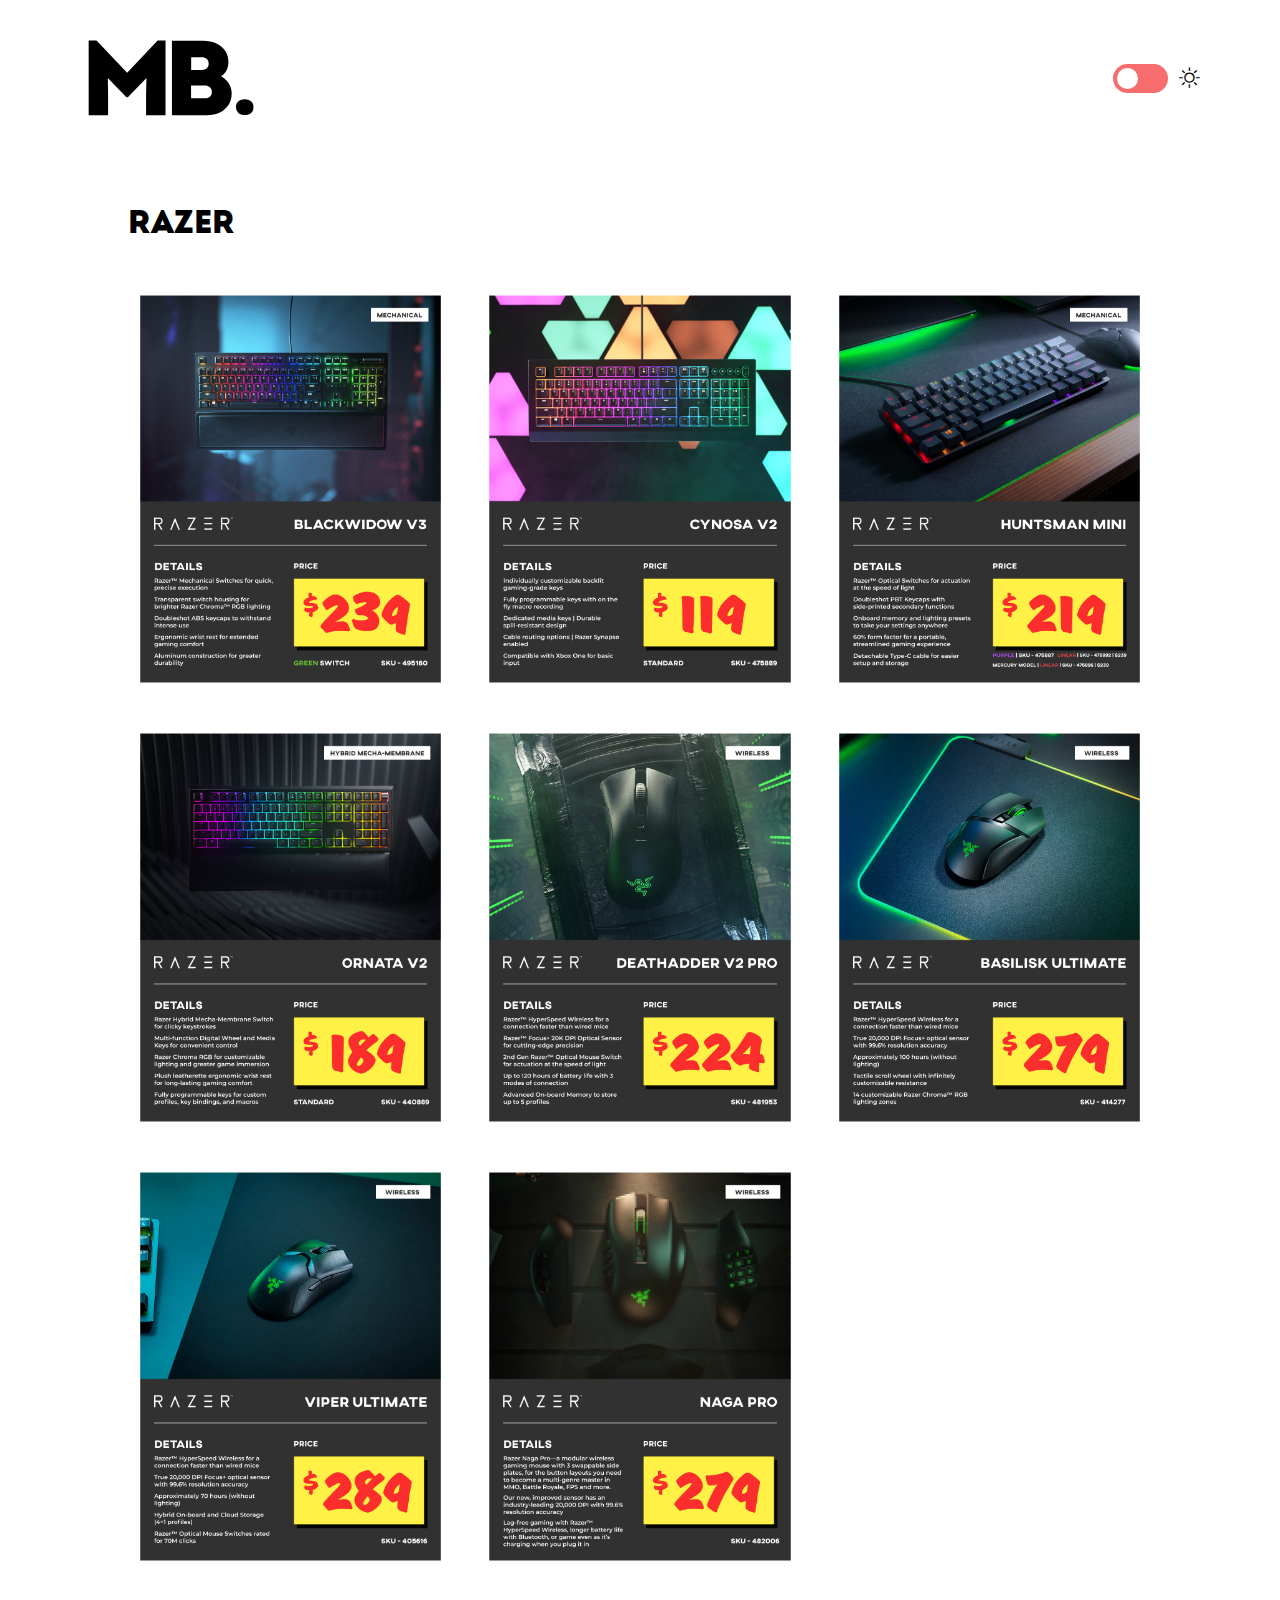
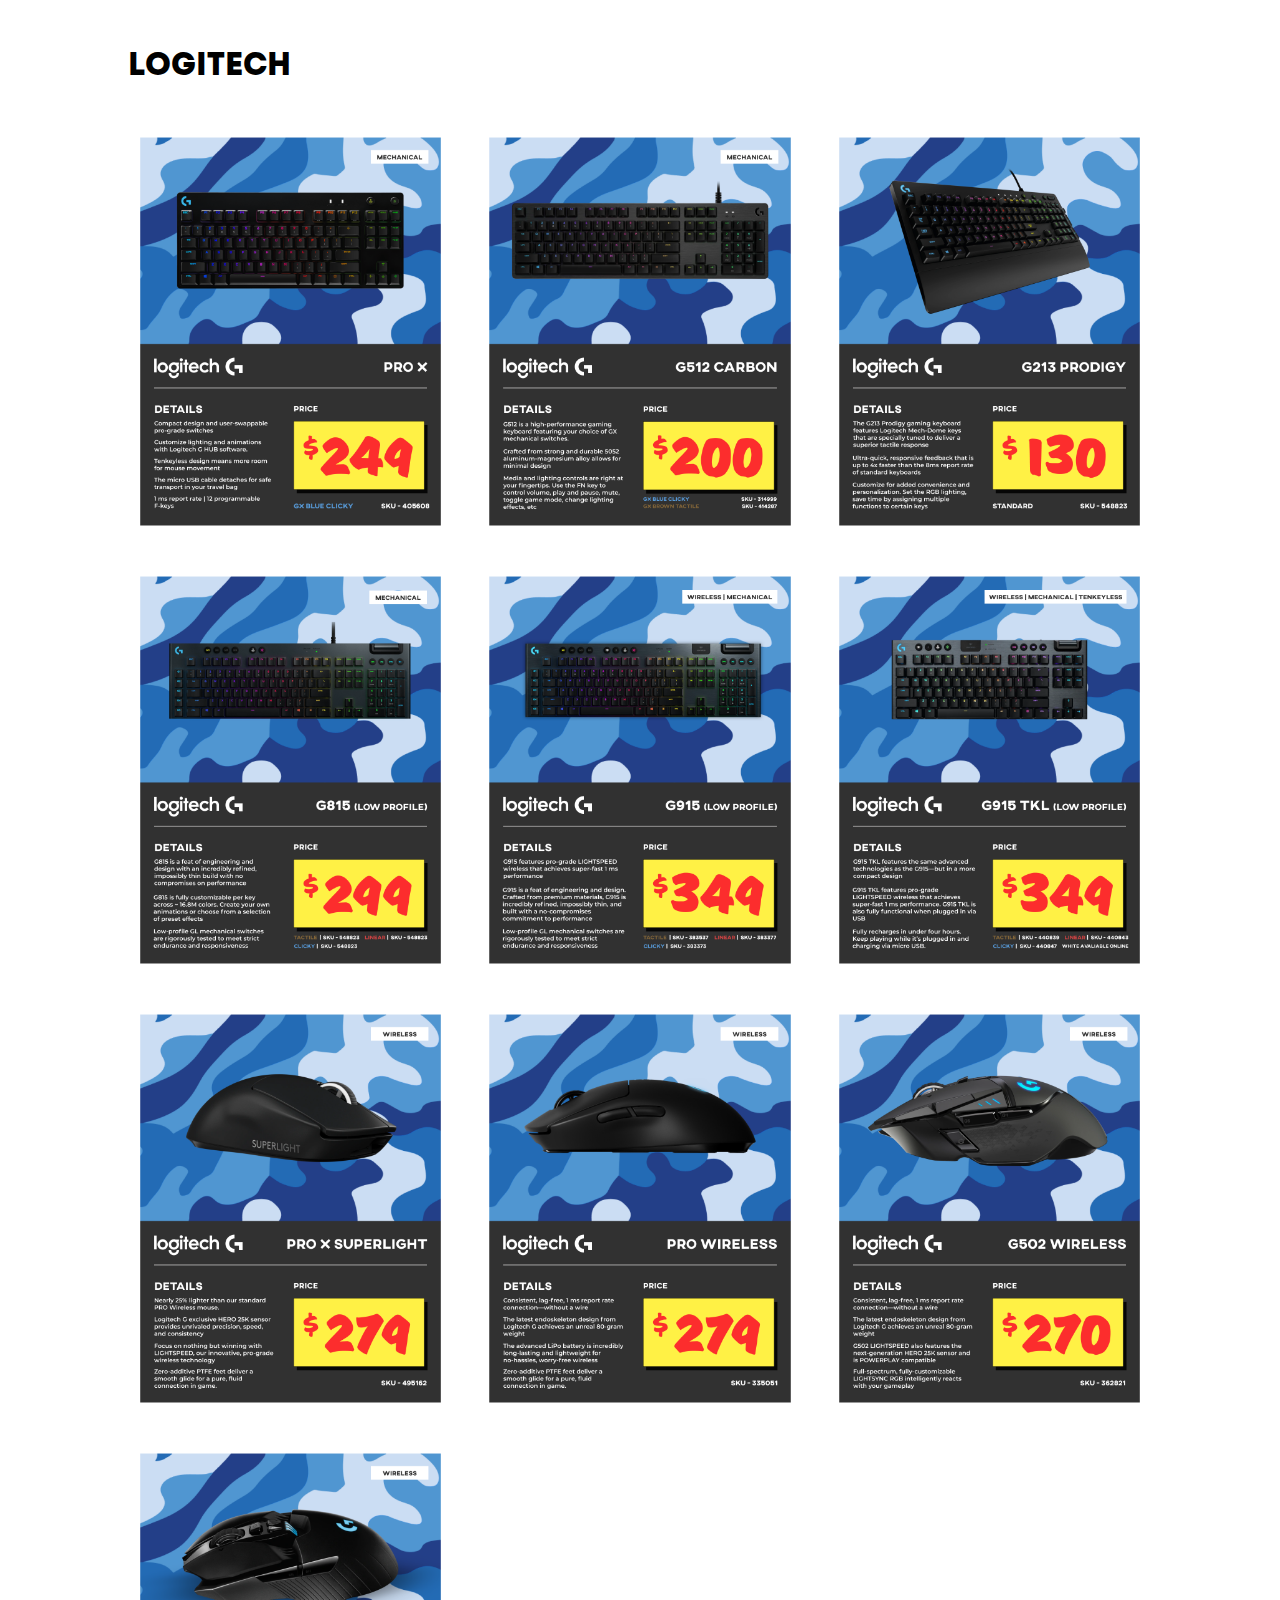
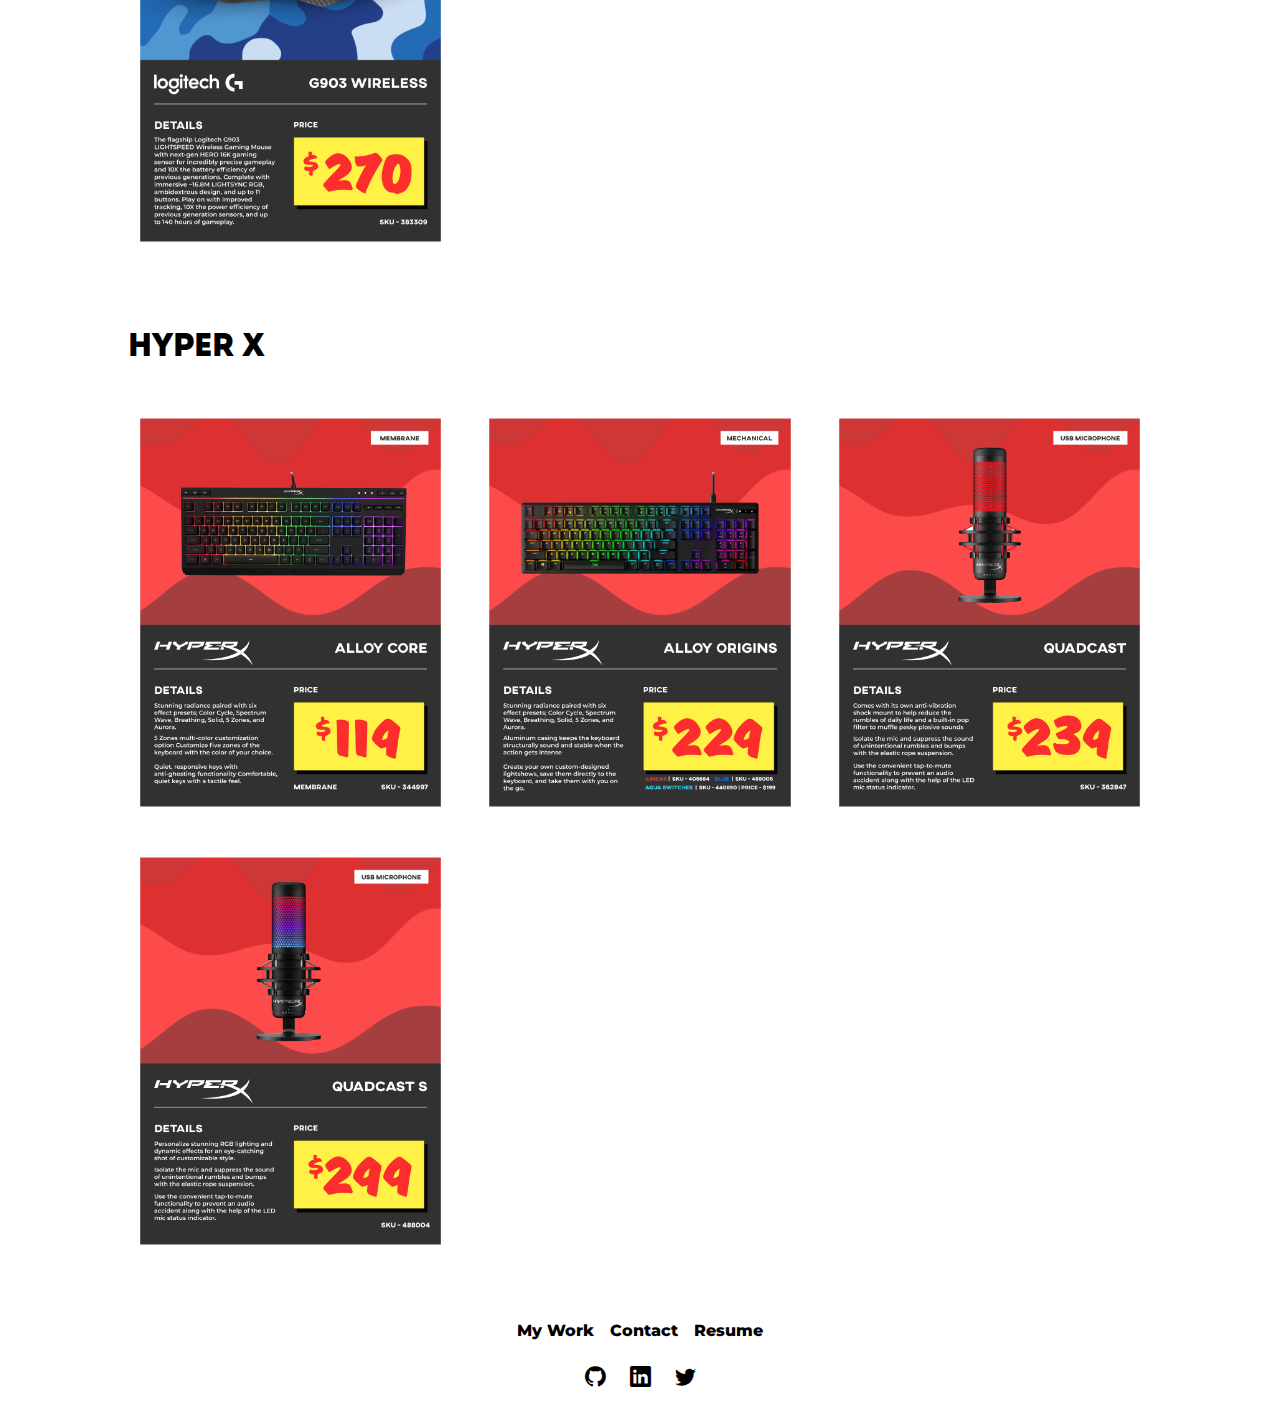
<file: public/posters.html>
<!DOCTYPE html>
<html lang="en">
<head>
    <meta charset="UTF-8">
    <meta http-equiv="X-UA-Compatible" content="IE=edge">
    <meta name="viewport" content="width=device-width, initial-scale=1.0">
    <link rel="stylesheet" href="/public/css/styles.css">
    <link href="https://fonts.googleapis.com/icon?family=Material+Icons" rel="stylesheet">
    <title>Gaming Posters | Mitchell Boumelhem</title>
</head>
<body>   
<div class="wrapper">

    <div class="menu-wrapper">

        <header class="main-nav">
            <svg class="nav-logo" xmlns="http://www.w3.org/2000/svg" xml:space="preserve" viewBox="0 0 176 92">
                <path
                    d="M84 8.4v73.3H64.9V61.5l.4-16.2L47 64h-1.4L27.3 45.3l.3 16.2v20.3H8.5V8.4h7.7L46.3 40l30-31.6H84zm62.2 42.1c1.8 3 2.8 6.2 2.8 9.9 0 4.2-1 7.9-3 11.1-2 3.2-4.9 5.7-8.6 7.5-3.7 1.8-7.9 2.7-12.6 2.7H90.3V8.5h30.8c4.9 0 9.2.9 12.9 2.7 3.8 1.8 6.7 4.3 8.7 7.5 2.1 3.2 3.1 6.9 3.1 11.1 0 2.8-.6 5.4-1.8 7.8-1.2 2.4-3 4.4-5.3 6.1 3.1 1.6 5.6 3.8 7.5 6.8zm-21.6-24c-1.2-1.1-2.9-1.7-5.2-1.7h-10.2v12.5h10.2c2.2 0 3.9-.6 5.2-1.7 1.2-1.1 1.8-2.6 1.8-4.6 0-1.9-.6-3.4-1.8-4.5zm3 37c1.3-1.1 1.9-2.6 1.9-4.6 0-1.9-.6-3.5-1.9-4.6-1.3-1.1-3.1-1.7-5.4-1.7h-13.1v12.5h13.1c2.3 0 4.1-.5 5.4-1.6zm28 16a7.19 7.19 0 0 1-2.4-5.7c0-2.4.8-4.2 2.4-5.7 1.6-1.4 3.7-2.1 6.2-2.1s4.6.7 6.2 2.1c1.6 1.4 2.4 3.3 2.4 5.7 0 2.4-.8 4.3-2.4 5.7-1.6 1.4-3.7 2.1-6.2 2.1s-4.6-.7-6.2-2.1zM8.5 45v.2"
                    class="st0" />
            </svg>
            <div class="nav-links">
                <button class="nav-btn" id="nav-btn">
                    <span class="nl nl-1"></span>
                    <span class="nl nl-2"></span>
                    <span class="nl nl-3"></span>
                </button>
                <ul class="nav-links-container mobile-links">
                    <li><a href="">my work</a></li>
                    <li><a href="">contact</a></li>
                    <li><a href="">resume</a></li>
                </ul>
            </div>

            <div class="toggle-btn">
              <label class="switch">
                  <input type="checkbox" id="checkbox">
                  <span class="slider round"></span>
              </label>
              <i class="bi bi-brightness-high"></i>
              <i class="bi bi-moon-stars"></i>
          </div>
        </header>

        <div id="posters">

            <section class="poster-row" id="razer">
                <h1>Razer</h1>
                    <ul class="img-gallery">
                        <li><img src="/img/Posters/Razer/Group 12.png" alt=""></li>
                        <li><img src="/img/Posters/Razer/Group 13.png" alt=""></li>
                        <li><img src="/img/Posters/Razer/Group 14.png" alt=""></li>
                        <li><img src="/img/Posters/Razer/Group 16.png" alt=""></li>
                        <li><img src="/img/Posters/Razer/Group 20.png" alt=""></li>
                        <li><img src="/img/Posters/Razer/Group 21.png" alt=""></li>
                        <li><img src="/img/Posters/Razer/Group 22.png" alt=""></li>
                        <li><img src="/img/Posters/Razer/Group 31.png" alt=""></li>
                    </ul>
            </section>

            <section class="poster-row" id="logitech">
                <h1>Logitech</h1>
                    <ul class="img-gallery">
                        <li><img src="/img/Posters/Logitech/Group 18.png" alt=""></li>
                        <li><img src="/img/Posters/Logitech/Group 19.png" alt=""></li>
                        <li><img src="/img/Posters/Logitech/Group 23.png" alt=""></li>
                        <li><img src="/img/Posters/Logitech/Group 24.png" alt=""></li>
                        <li><img src="/img/Posters/Logitech/Group 25.png" alt=""></li>
                        <li><img src="/img/Posters/Logitech/Group 26.png" alt=""></li>
                        <li><img src="/img/Posters/Logitech/Group 27.png" alt=""></li>
                        <li><img src="/img/Posters/Logitech/Group 28.png" alt=""></li>
                        <li><img src="/img/Posters/Logitech/Group 29.png" alt=""></li>
                        <li><img src="/img/Posters/Logitech/Group 30.png" alt=""></li>
                    </ul>
            </section>

            <section class="poster-row" id="hyperX">
                <h1>Hyper X</h1>
                    <ul class="img-gallery">
                        <li><img src="/img/Posters/HyperX/Alloy Core.png" alt=""></li>
                        <li><img src="/img/Posters/HyperX/Alloy red.png" alt=""></li>
                        <li><img src="/img/Posters/HyperX/Quadcast.png" alt=""></li>
                        <li><img src="/img/Posters/HyperX/Quadcast S.png" alt=""></li>
                    </ul>
            </section>

        </div>

    </div>


    <footer class="main-footer">
        <ul class="footer-nav">
            <li><a href="index.html#projects">my work</a></li>
            <li><a href="mailto:mitchellboumelhem@gmail.com">contact</a></li>
            <li><a href="/Mitchell Resume.pdf" target="_blank">resume</a></li>
        </ul>
        <ul class="footer-socials">
            <li><a href="https://github.com/M-TKK" target="_blank"><i class="bi bi-github"></i></a></li>
            <li><a href=""><i class="bi bi-linkedin"></i></a></li>
            <li><a href=""><i class="bi bi-twitter"></i></a></li>
        </ul>
    </footer>










</div>
<script src="/public/js/main.js"></script>
</body>
</html>
</file>
<file: public/css/styles.css>
@import url("https://cdn.jsdelivr.net/npm/bootstrap-icons@1.6.1/font/bootstrap-icons.css");
@import url("https://fonts.googleapis.com/css2?family=Roboto:wght@400;500;700;900&display=swap");
@import url("https://fonts.googleapis.com/css2?family=Montserrat:wght@400;500;600;700;800;900&display=swap");
@font-face {
  font-family: intro;
  src: url(/fonts/IntroDemo-BlackCAPS.ttf);
}

@keyframes leftRight {
  from {
    transform: translateX(0);
  }
  to {
    transform: translateX(-50%);
  }
}

html {
  scroll-behavior: smooth;
}

* {
  box-sizing: border-box;
}

* a {
  text-decoration: none;
}

body {
  box-sizing: border-box;
  margin: 0;
  padding: 0;
  background: transparent;
  overflow-x: hidden;
}

.dark-mode .main-nav, .dark-mode .main-footer, .dark-mode .main-title, .dark-mode #projects, .dark-mode #posters, .dark-mode .menu-wrapper {
  background: #424242 !important;
}

.dark-mode h1, .dark-mode h2, .dark-mode h3, .dark-mode h4, .dark-mode p, .dark-mode .nav-logo, .dark-mode li, .dark-mode i, .dark-mode a {
  color: #fff !important;
  fill: #fff !important;
}

.open-wrapper {
  transform: translateX(-65%);
}

.menu-wrapper {
  transition: transform 500ms ease;
  background: #fff;
}

.main-nav {
  display: flex;
  justify-content: space-between;
  align-items: center;
  padding: 1.5em;
  background: #fff;
  transition: background 300ms ease;
}

.main-nav .nav-logo {
  width: 16%;
  cursor: pointer;
}

.main-nav .nav-btn {
  display: none;
  gap: .38em;
  width: 9vw;
  padding: 0;
  background: none;
  border: none;
  cursor: pointer;
}

.main-nav .nav-btn .nl {
  width: 100%;
  height: 2px;
  justify-self: right;
  background: #000;
}

.main-nav .nav-btn .nl-2 {
  width: 80%;
}

.main-nav .nav-btn .nl-3 {
  width: 60%;
}

.main-nav .mobile-links {
  display: none;
  flex-direction: column;
  justify-content: center;
  list-style: none;
  margin: 0;
  padding: 0;
  right: -16em;
  top: 0;
  position: absolute;
  text-align: right;
  font-family: intro;
  height: 100vh;
}

.main-nav .mobile-links li {
  font-size: 2.5em;
  padding: 0 0 1em 0;
}

.main-nav .mobile-links li a {
  color: #000;
  transition: color 200ms ease;
}

.main-nav .mobile-links li a:hover {
  color: #fff;
}

.main-nav .toggle-btn {
  display: flex;
  gap: .7em;
  align-items: center;
  position: relative;
}

.main-nav .toggle-btn i {
  font-size: 1.3em;
  font-weight: bolder;
}

.main-nav .toggle-btn .bi-moon-stars {
  position: absolute;
  right: 0;
  transform: translateY(-200%);
  transition: transform 500ms ease, opacity 500ms ease;
  opacity: 0;
}

.main-nav .toggle-btn .bi-brightness-high {
  transition: transform 500ms ease, opacity 500ms ease;
}

.main-nav .switch {
  position: relative;
  display: inline-block;
  width: 55px;
  height: 29px;
}

.main-nav .switch input {
  opacity: 0;
  width: 0;
  height: 0;
}

.main-nav .switch input:checked + .slider {
  background: #5e5e5e;
}

.main-nav .switch input:checked + .slider::before {
  transform: translateX(26px);
}

.main-nav .switch input:focus + .slider {
  box-shadow: 0 0 1px none;
}

.main-nav .switch .slider {
  position: absolute;
  cursor: pointer;
  top: 0;
  left: 0;
  right: 0;
  bottom: 0;
  background: #F76D6D;
  transition: .4s;
}

.main-nav .switch .slider::before {
  position: absolute;
  content: '';
  height: 21px;
  width: 21px;
  left: 4px;
  bottom: 4px;
  background: #fff;
  transition: .4s;
}

.main-nav .switch .round {
  border-radius: 29px;
}

.main-nav .switch .round::before {
  border-radius: 50%;
}

.main-title {
  padding: 1.5em;
  background: #fff;
  transition: background 300ms ease;
}

.main-title .title-img {
  width: 45%;
  margin: 0 auto;
}

.main-title .title-img img {
  width: 100%;
  border-radius: 50%;
  object-fit: cover;
}

.main-title .title-text {
  display: flex;
  flex-direction: column;
  gap: .4em;
  text-align: center;
  font-weight: 400;
  line-height: 1.4;
  margin: 1em 0 0 0;
  font-family: "Montserrat", sans-serif;
  justify-content: center;
}

.main-title .title-text h2, .main-title .title-text h4, .main-title .title-text p {
  margin: 0;
}

.main-title .title-text p {
  margin: .5em  0;
  font-size: .9em;
}

.main-title .title-text h2 {
  font-family: intro;
}

.main-title .title-text .contact-line {
  font-family: "Montserrat", sans-serif;
  text-transform: capitalize;
  font-weight: 700;
  margin: 0 0 1.5em 0;
}

.main-title .title-text .contact-line a {
  font-family: "Montserrat", sans-serif;
  text-transform: none;
  font-weight: 500;
  position: relative;
  color: #5e5e5e;
}

.main-title .title-text .contact-line a::after {
  content: '';
  width: 100%;
  height: 2px;
  background: #F76D6D;
  position: absolute;
  bottom: -.2em;
  left: 0;
}

.main-title .title-text .resume-btn {
  position: relative;
  background: #5e5e5e;
  padding: 1em;
  font-size: .8em;
  font-family: "Montserrat", sans-serif;
  font-weight: 700;
  text-transform: uppercase;
  transition: background 500ms ease;
  align-self: center;
  border: none;
}

.main-title .title-text .resume-btn a {
  color: #fff;
}

.main-title .title-text .resume-btn:hover {
  background: #F76D6D;
}

#projects {
  padding: 1.5em;
  background: #fff;
  transition: background 300ms ease;
}

#projects .project-heading {
  text-align: center;
  font-family: intro;
}

#projects .project-heading h1 {
  margin: 0 0 1em 0;
}

#projects .projects-wrapper {
  display: grid;
  list-style-type: none;
  margin: 0;
  padding: 0;
  position: relative;
  gap: 1.5em;
}

#projects .projects-wrapper .project-box {
  position: relative;
}

#projects .projects-wrapper .project-box .project-img img {
  width: 100%;
}

#projects .projects-wrapper .project-box .project-title {
  position: absolute;
  bottom: 0;
  padding: 1.5em;
  display: flex;
  justify-content: space-between;
  width: 100%;
}

#projects .projects-wrapper .project-box .project-title h3 {
  margin: 0;
  font-family: intro;
  color: #fff;
}

#projects .projects-wrapper .project-box .project-title .project-links {
  display: flex;
  list-style: none;
  gap: 1em;
}

#projects .projects-wrapper .project-box .project-title .project-links a {
  color: #fff;
}

#posters {
  padding: 1.5em;
  transition: background 300ms ease;
}

#posters .poster-row {
  display: flex;
  flex-direction: column;
}

#posters .poster-row h1 {
  text-align: center;
  padding: 0 0 .6em 0;
  font-family: intro;
  font-size: 2em;
}

#posters .poster-row img {
  width: 100%;
}

#posters .poster-row .img-gallery {
  display: grid;
  grid-template-columns: repeat(auto, 1fr);
  list-style: none;
  margin: 0;
  padding: 0;
  gap: 1.5em;
}

.main-footer {
  background: #fff;
  display: flex;
  flex-direction: column;
  justify-content: center;
  align-items: center;
  padding: 1.5em;
  transition: background 300ms ease;
}

.main-footer ul {
  list-style: none;
  margin: 0;
  padding: .8em 0;
  display: flex;
  gap: 1em;
}

.main-footer .footer-nav {
  font-family: "Montserrat", sans-serif;
  font-weight: 800;
}

.main-footer .footer-nav a {
  color: #000;
  text-transform: capitalize;
  transition: color 200ms ease;
}

.main-footer .footer-nav a:hover {
  color: #F76D6D;
}

.main-footer .footer-socials {
  gap: 1.5em;
}

.main-footer .footer-socials a {
  color: #000;
  font-size: 1.3em;
  transition: color 200ms ease;
}

.main-footer .footer-socials a:hover {
  color: #F76D6D;
}

@media screen and (min-width: 1200px) {
  .open-wrapper {
    transform: translateX(-25%);
  }
  .main-nav {
    display: flex;
    justify-content: space-between;
    align-items: center;
    padding: 2em 5em;
  }
  .main-title {
    height: calc(100vh - 88px);
    display: flex;
    padding: 0 9em;
    gap: 3em;
    align-content: center;
    align-items: center;
    justify-content: center;
  }
  .main-title .title-img {
    flex-basis: 51%;
    width: 100%;
    margin: 0 0 2em 0;
  }
  .main-title .title-img img {
    width: 100%;
  }
  .main-title .title-text {
    display: flex;
    flex-direction: column;
    gap: .1em;
    text-align: left;
    font-weight: 400;
    line-height: 1.4;
    margin: 0 0 auto;
    font-family: "Montserrat", sans-serif;
    width: 70%;
    margin: 0 0 2em 0;
  }
  .main-title .title-text h2, .main-title .title-text h4, .main-title .title-text p {
    margin: 0;
  }
  .main-title .title-text h4 {
    font-size: 1.2em;
  }
  .main-title .title-text p {
    margin: .5em 0;
    font-size: 1em;
  }
  .main-title .title-text h2 {
    font-family: intro;
    font-size: 2.9em;
  }
  .main-title .title-text .resume-btn {
    align-self: flex-start;
  }
  #projects {
    padding: 1.5em 8em;
  }
  #projects .project-heading {
    text-align: left;
    font-family: intro;
  }
  #projects .project-heading h1 {
    margin: 0 0 1em 0;
  }
  #projects .projects-wrapper {
    display: grid;
    list-style-type: none;
    margin: 0;
    padding: 0;
    position: relative;
    gap: 1.5em;
    grid-template-columns: repeat(3, 1fr);
  }
  #projects .projects-wrapper .project-box {
    position: relative;
  }
  #projects .projects-wrapper .project-box .project-img img {
    width: 100%;
  }
  #projects .projects-wrapper .project-box .project-title {
    position: absolute;
    bottom: 0;
  }
  #projects .projects-wrapper .project-box .project-title h3 {
    margin: 0;
  }
  #posters {
    display: flex;
    flex-direction: column;
    gap: 3em;
    padding: 1.5em 8em;
  }
  #posters .poster-row {
    display: flex;
    flex-direction: column;
  }
  #posters .poster-row h1 {
    text-align: left;
    padding: 0 0 .6em 0;
    font-family: intro;
    font-size: 2em;
  }
  #posters .poster-row img {
    width: 100%;
  }
  #posters .poster-row .img-gallery {
    display: grid;
    grid-template-columns: repeat(3, 1fr);
    list-style: none;
    margin: 0;
    padding: 0;
    gap: 1.5em;
  }
  .main-footer {
    background: #fff;
    display: flex;
    flex-direction: column;
    justify-content: center;
    align-items: center;
    padding: 1.5em;
  }
  .main-footer ul {
    list-style: none;
    margin: 0;
    padding: .8em 0;
    display: flex;
    gap: 1em;
  }
  .main-footer .footer-nav {
    font-family: "Montserrat", sans-serif;
    font-weight: 800;
  }
  .main-footer .footer-nav a {
    color: #000;
    text-transform: capitalize;
    transition: color 200ms ease;
  }
  .main-footer .footer-nav a:hover {
    color: #F76D6D;
  }
  .main-footer .footer-socials {
    gap: 1.5em;
  }
  .main-footer .footer-socials a {
    color: #000;
    font-size: 1.3em;
    transition: color 200ms ease;
  }
  .main-footer .footer-socials a:hover {
    color: #F76D6D;
  }
}

@media screen and (min-width: 1510px) {
  .open-wrapper {
    transform: translateX(-25%);
  }
  .main-nav {
    display: flex;
    justify-content: space-between;
    align-items: center;
    padding: 2em 5em;
  }
  .main-title {
    height: calc(100vh - 88px);
    display: flex;
    padding: 0 9em;
    gap: 3em;
    align-content: center;
    align-items: center;
    justify-content: center;
  }
  .main-title .title-img {
    flex-basis: 47%;
    width: 100%;
    margin: 0 0 2em 0;
  }
  .main-title .title-img img {
    width: 100%;
  }
  .main-title .title-text {
    display: flex;
    flex-direction: column;
    gap: .1em;
    text-align: left;
    font-weight: 400;
    line-height: 1.4;
    margin: 0 0 auto;
    font-family: "Montserrat", sans-serif;
    width: 70%;
    margin: 0 0 2em 0;
  }
  .main-title .title-text h2, .main-title .title-text h4, .main-title .title-text p {
    margin: 0;
  }
  .main-title .title-text h4 {
    font-size: 1.2em;
  }
  .main-title .title-text p {
    margin: .5em 0;
    font-size: 1.1em;
  }
  .main-title .title-text h2 {
    font-family: intro;
    font-size: 3.2em;
  }
  #projects {
    padding: 1.5em 8em;
  }
  #projects .project-heading {
    text-align: left;
    font-family: intro;
  }
  #projects .project-heading h1 {
    margin: 0 0 1em 0;
  }
  #projects .projects-wrapper {
    display: grid;
    list-style-type: none;
    margin: 0;
    padding: 0;
    position: relative;
    gap: 1.5em;
    grid-template-columns: repeat(3, 1fr);
  }
  #projects .projects-wrapper .project-box {
    position: relative;
  }
  #projects .projects-wrapper .project-box .project-img img {
    width: 100%;
  }
  #projects .projects-wrapper .project-box .project-title {
    position: absolute;
    bottom: 0;
  }
  #projects .projects-wrapper .project-box .project-title h3 {
    margin: 0;
  }
  .main-footer {
    background: #fff;
    display: flex;
    flex-direction: column;
    justify-content: center;
    align-items: center;
    padding: 1.5em;
  }
  .main-footer ul {
    list-style: none;
    margin: 0;
    padding: .8em 0;
    display: flex;
    gap: 1em;
  }
  .main-footer .footer-nav {
    font-family: "Montserrat", sans-serif;
    font-weight: 800;
  }
  .main-footer .footer-nav a {
    color: #000;
    text-transform: capitalize;
    transition: color 200ms ease;
  }
  .main-footer .footer-nav a:hover {
    color: #F76D6D;
  }
  .main-footer .footer-socials {
    gap: 1.5em;
  }
  .main-footer .footer-socials a {
    color: #000;
    font-size: 1.3em;
    transition: color 200ms ease;
  }
  .main-footer .footer-socials a:hover {
    color: #F76D6D;
  }
}

@media screen and (min-width: 1630px) {
  .open-wrapper {
    transform: translateX(-25%);
  }
  .main-nav {
    display: flex;
    justify-content: space-between;
    align-items: center;
    padding: 2em 5em;
  }
  .main-title {
    height: calc(100vh - 88px);
    display: flex;
    padding: 0 12em;
    gap: 4em;
    align-content: center;
    align-items: center;
    justify-content: center;
  }
  .main-title .title-img {
    flex-basis: 45%;
    width: 100%;
    margin: 0 0 2em 0;
  }
  .main-title .title-img img {
    width: 100%;
  }
  .main-title .title-text {
    display: flex;
    flex-direction: column;
    gap: .1em;
    text-align: left;
    font-weight: 400;
    line-height: 1.4;
    margin: 0 0 auto;
    font-family: "Montserrat", sans-serif;
    width: 70%;
    margin: 0 0 2em 0;
  }
  .main-title .title-text h2, .main-title .title-text h4, .main-title .title-text p {
    margin: 0;
  }
  .main-title .title-text h4 {
    font-size: 1.2em;
  }
  .main-title .title-text p {
    margin: .5em 0;
    font-size: 1.2em;
  }
  .main-title .title-text h2 {
    font-family: intro;
    font-size: 3.5em;
  }
  #projects {
    padding: 1.5em 12em;
  }
  #projects .project-heading {
    text-align: left;
    font-family: intro;
  }
  #projects .project-heading h1 {
    margin: 0 0 1em 0;
    font-size: 2.5em;
  }
  #projects .projects-wrapper {
    display: grid;
    list-style-type: none;
    margin: 0;
    padding: 0;
    position: relative;
    gap: 1.5em;
    grid-template-columns: repeat(3, 1fr);
  }
  #projects .projects-wrapper .project-box {
    position: relative;
  }
  #projects .projects-wrapper .project-box .project-img img {
    width: 100%;
  }
  #projects .projects-wrapper .project-box .project-title {
    position: absolute;
    bottom: 0;
  }
  #projects .projects-wrapper .project-box .project-title h3 {
    margin: 0;
  }
  .main-footer {
    background: #fff;
    display: flex;
    flex-direction: column;
    justify-content: center;
    align-items: center;
    padding: 1.5em;
  }
  .main-footer ul {
    list-style: none;
    margin: 0;
    padding: .8em 0;
    display: flex;
    gap: 1em;
  }
  .main-footer .footer-nav {
    font-family: "Montserrat", sans-serif;
    font-weight: 800;
  }
  .main-footer .footer-nav a {
    color: #000;
    text-transform: capitalize;
    transition: color 200ms ease;
  }
  .main-footer .footer-nav a:hover {
    color: #F76D6D;
  }
  .main-footer .footer-socials {
    gap: 1.5em;
  }
  .main-footer .footer-socials a {
    color: #000;
    font-size: 1.3em;
    transition: color 200ms ease;
  }
  .main-footer .footer-socials a:hover {
    color: #F76D6D;
  }
}

@media screen and (min-width: 1900px) {
  .open-wrapper {
    transform: translateX(-25%);
  }
  .main-nav {
    display: flex;
    justify-content: space-between;
    align-items: center;
    padding: 2em 5em;
  }
  .main-nav .nav-logo {
    width: 20%;
  }
  .main-title {
    height: calc(100vh - 88px);
    display: flex;
    padding: 0 15em;
    gap: 4em;
    align-content: center;
    align-items: center;
    justify-content: center;
  }
  .main-title .title-img {
    flex-basis: 35%;
    width: 100%;
    margin: 0 0 2em 0;
  }
  .main-title .title-img img {
    width: 100%;
  }
  .main-title .title-text {
    display: flex;
    flex-direction: column;
    gap: .1em;
    text-align: left;
    font-weight: 400;
    line-height: 1.4;
    margin: 0 0 auto;
    font-family: "Montserrat", sans-serif;
    width: 50%;
    margin: 0 0 2em 0;
  }
  .main-title .title-text h2, .main-title .title-text h4, .main-title .title-text p {
    margin: 0;
  }
  .main-title .title-text h4 {
    font-size: 1.2em;
  }
  .main-title .title-text p {
    margin: .5em 0;
    font-size: 1.3em;
  }
  .main-title .title-text h2 {
    font-family: intro;
    font-size: 3.7em;
  }
  #projects {
    padding: 1.5em 12em;
  }
  #projects .project-heading {
    text-align: left;
    font-family: intro;
  }
  #projects .project-heading h1 {
    margin: 0 0 1em 0;
    font-size: 2.5em;
  }
  #projects .projects-wrapper {
    display: grid;
    list-style-type: none;
    margin: 0;
    padding: 0;
    position: relative;
    gap: 1.5em;
    grid-template-columns: repeat(3, 1fr);
  }
  #projects .projects-wrapper .project-box {
    position: relative;
  }
  #projects .projects-wrapper .project-box .project-img img {
    width: 100%;
  }
  #projects .projects-wrapper .project-box .project-title {
    position: absolute;
    bottom: 0;
  }
  #projects .projects-wrapper .project-box .project-title h3 {
    margin: 0;
  }
  .main-footer {
    background: #fff;
    display: flex;
    flex-direction: row;
    justify-content: space-between;
    align-items: center;
    padding: 3em 10em;
  }
  .main-footer ul {
    list-style: none;
    margin: 0;
    padding: .8em 0;
    display: flex;
    gap: 1.5em;
  }
  .main-footer .footer-nav {
    font-family: "Montserrat", sans-serif;
    font-weight: 800;
  }
  .main-footer .footer-nav a {
    color: #000;
    text-transform: capitalize;
    transition: color 200ms ease;
    font-size: 1.2em;
  }
  .main-footer .footer-nav a:hover {
    color: #F76D6D;
  }
  .main-footer .footer-socials {
    gap: 2em;
  }
  .main-footer .footer-socials a {
    color: #000;
    font-size: 1.5em;
    transition: color 200ms ease;
  }
  .main-footer .footer-socials a:hover {
    color: #F76D6D;
  }
}

@media screen and (min-width: 2500px) {
  .open-wrapper {
    transform: translateX(-19%);
  }
  .main-nav {
    display: flex;
    justify-content: space-between;
    align-items: center;
    padding: 2em 10em;
  }
  .main-nav .nav-logo {
    width: 22%;
  }
  .main-title {
    height: calc(100vh - 88px);
    display: flex;
    padding: 0 15em;
    gap: 6em;
    align-content: center;
    align-items: center;
    justify-content: center;
  }
  .main-title .title-img {
    flex-basis: 30%;
    width: 100%;
    margin: 0 0 2em 0;
  }
  .main-title .title-img img {
    width: 100%;
  }
  .main-title .title-text {
    display: flex;
    flex-direction: column;
    gap: .1em;
    text-align: left;
    font-weight: 400;
    line-height: 1.4;
    margin: 0 0 auto;
    font-family: "Montserrat", sans-serif;
    width: 40%;
    margin: 0 0 2em 0;
  }
  .main-title .title-text h2, .main-title .title-text h4, .main-title .title-text p {
    margin: 0;
  }
  .main-title .title-text h4 {
    font-size: 1.4em;
  }
  .main-title .title-text p {
    margin: .5em 0;
    font-size: 1.4em;
    line-height: 1.6;
  }
  .main-title .title-text h2 {
    font-family: intro;
    font-size: 4.3em;
  }
  #projects {
    padding: 1.5em 15em;
  }
  #projects .project-heading {
    text-align: left;
    font-family: intro;
  }
  #projects .project-heading h1 {
    margin: 0 0 1em 0;
    font-size: 4em;
  }
  #projects .projects-wrapper {
    display: grid;
    list-style-type: none;
    margin: 0;
    padding: 0;
    position: relative;
    gap: 1.5em;
    grid-template-columns: repeat(3, 1fr);
  }
  #projects .projects-wrapper .project-box {
    position: relative;
  }
  #projects .projects-wrapper .project-box .project-img img {
    width: 100%;
  }
  #projects .projects-wrapper .project-box .project-title {
    position: absolute;
    bottom: 0;
    padding: 3em;
  }
  #projects .projects-wrapper .project-box .project-title h3 {
    margin: 0;
    font-size: 1.5em;
  }
  #projects .projects-wrapper .project-box .project-title .project-links {
    gap: 2em;
  }
  #projects .projects-wrapper .project-box .project-title .project-links a {
    font-size: 1.5em;
  }
}
/*# sourceMappingURL=styles.css.map */
</file>
